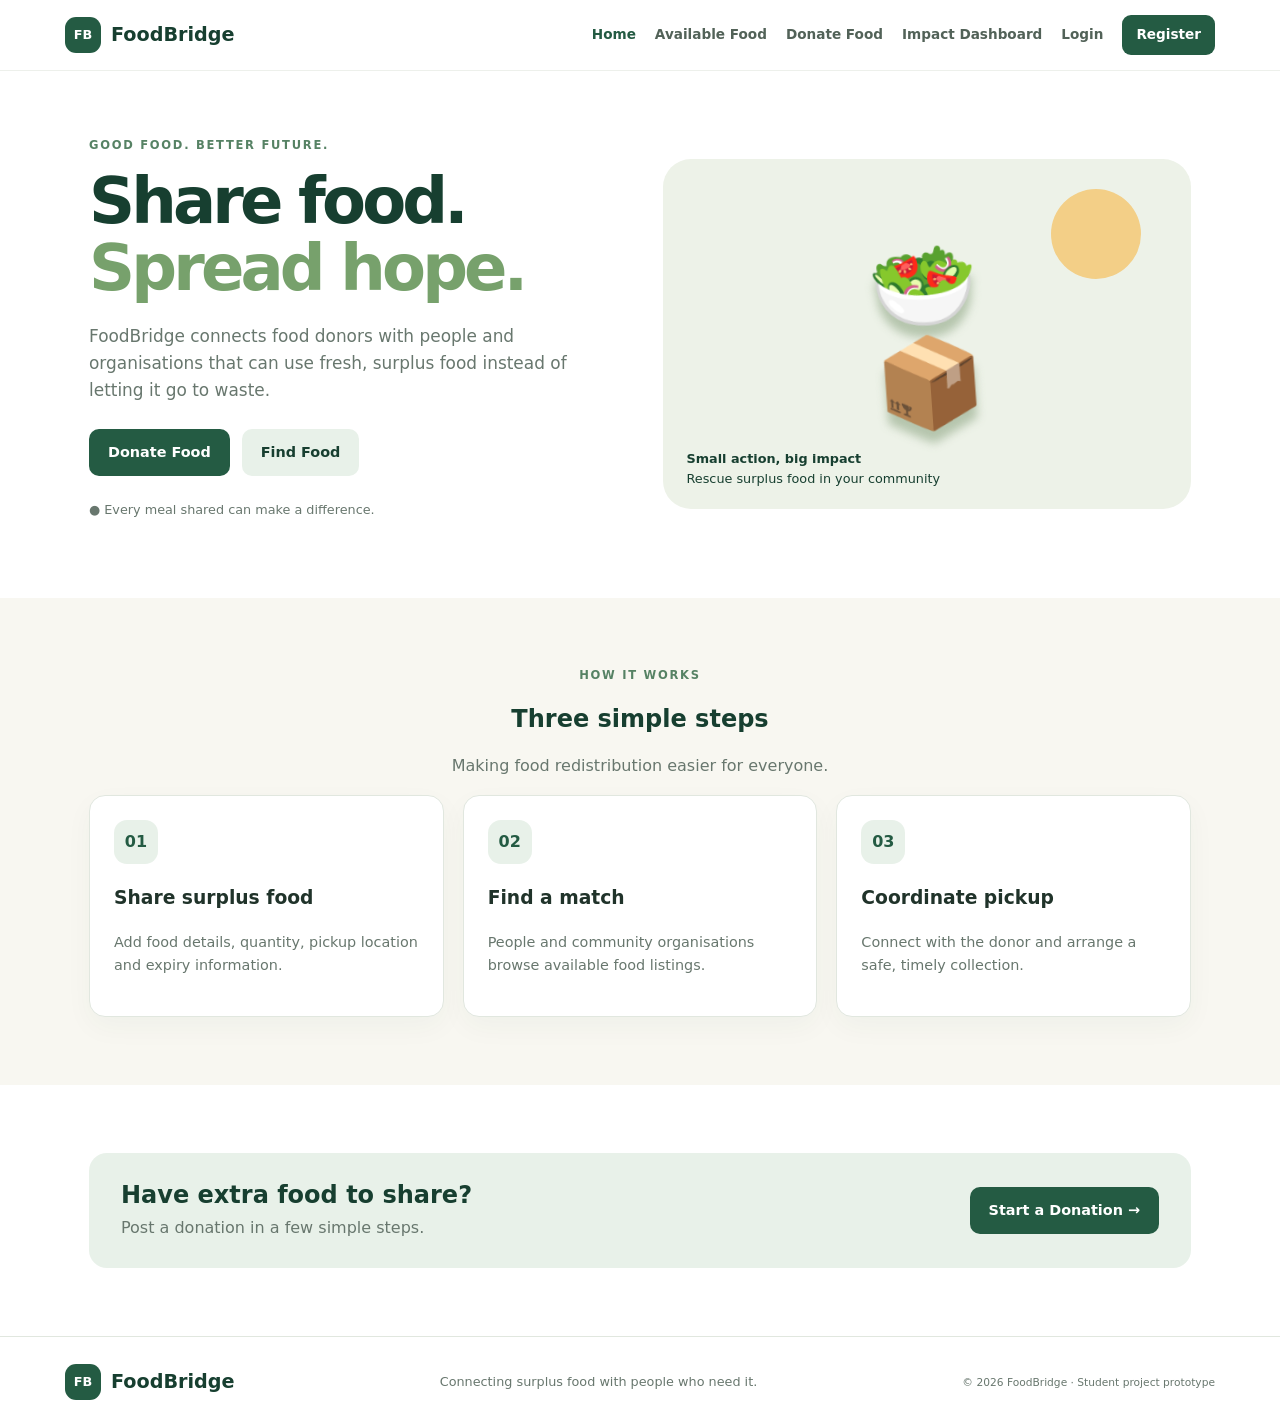
<file: index.html>
<!doctype html><html lang="en"><head><meta charset="utf-8"><meta name="viewport" content="width=device-width,initial-scale=1"><title>Home | FoodBridge</title><link rel="stylesheet" href="style.css"><script src="script.js" defer></script></head><body class=""><header class="site-header"><a class="brand" href="index.html"><span class="brand-mark">FB</span> FoodBridge</a><button class="menu-toggle" aria-label="Toggle navigation">☰</button><nav class="nav-links"><a class="active" href="index.html">Home</a><a class="" href="available-food.html">Available Food</a><a class="" href="donate-food.html">Donate Food</a><a class="" href="dashboard.html">Impact Dashboard</a><a class="" href="login.html">Login</a><a class="" href="register.html">Register</a></nav></header><main><section class="hero wrap"><div><p class="eyebrow">GOOD FOOD. BETTER FUTURE.</p><h1>Share food.<br><span>Spread hope.</span></h1><p class="lead">FoodBridge connects food donors with people and organisations that can use fresh, surplus food instead of letting it go to waste.</p><div class="actions"><a class="btn" href="donate-food.html">Donate Food</a><a class="btn pale" href="available-food.html">Find Food</a></div><p class="subtle">● Every meal shared can make a difference.</p></div><div class="hero-art"><div class="sun"></div><div class="food-emoji">🥗<br>📦</div><div class="art-caption"><b>Small action, big impact</b><br>Rescue surplus food in your community</div></div></section><section class="section tint"><div class="wrap"><div class="center"><p class="eyebrow">HOW IT WORKS</p><h2>Three simple steps</h2><p>Making food redistribution easier for everyone.</p></div><div class="grid three"><article class="card"><span class="number">01</span><h3>Share surplus food</h3><p>Add food details, quantity, pickup location and expiry information.</p></article><article class="card"><span class="number">02</span><h3>Find a match</h3><p>People and community organisations browse available food listings.</p></article><article class="card"><span class="number">03</span><h3>Coordinate pickup</h3><p>Connect with the donor and arrange a safe, timely collection.</p></article></div></div></section><section class="section wrap"><div class="cta"><div><h2>Have extra food to share?</h2><p>Post a donation in a few simple steps.</p></div><a class="btn" href="donate-food.html">Start a Donation →</a></div></section></main><footer class="site-footer"><a class="brand" href="index.html"><span class="brand-mark">FB</span> FoodBridge</a><p>Connecting surplus food with people who need it.</p><small>© 2026 FoodBridge · Student project prototype</small></footer></body></html>
</file>
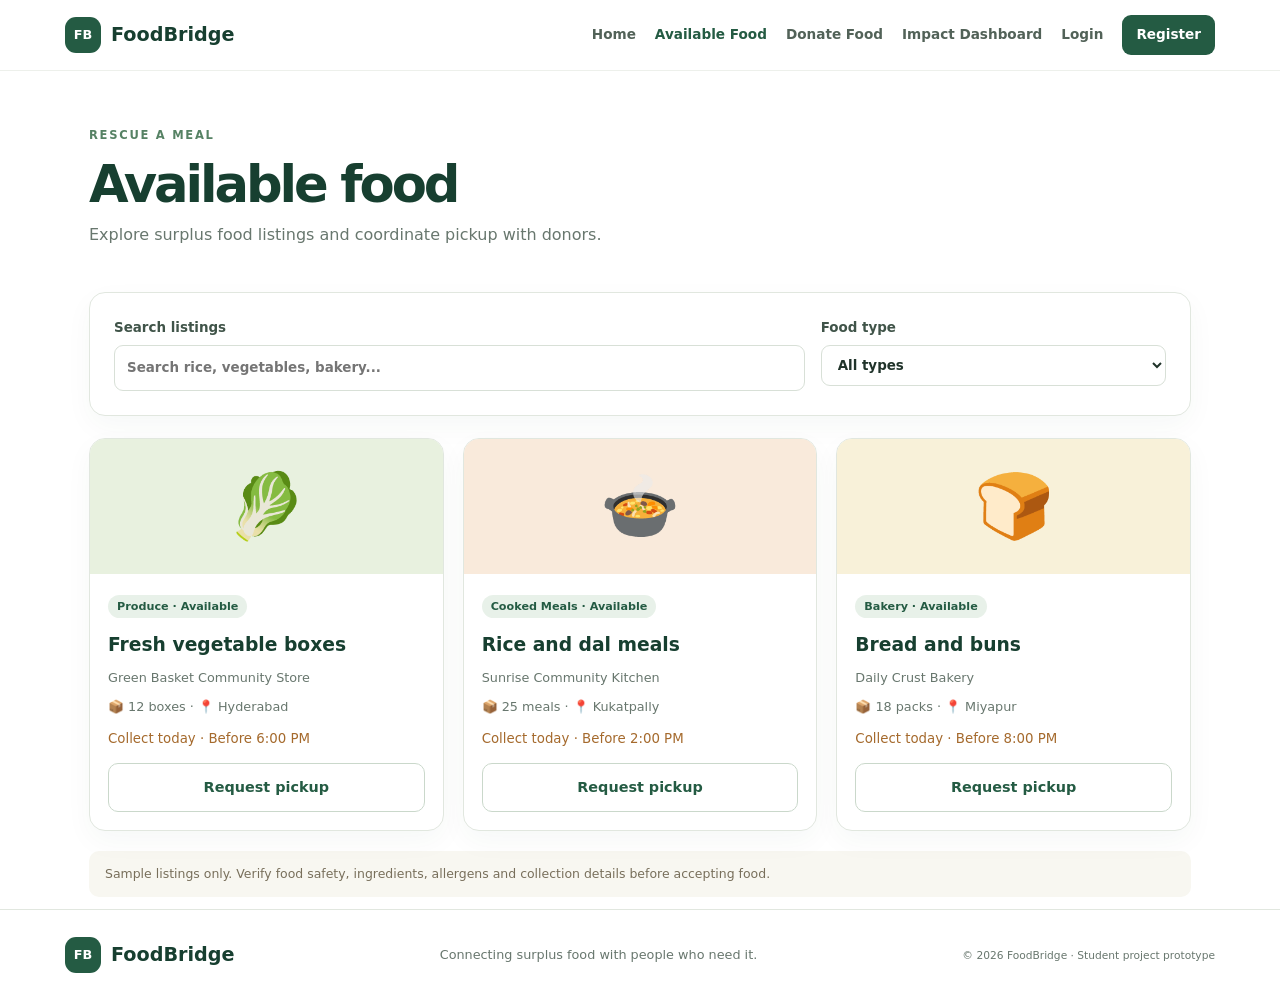
<file: available-food.html>
<!doctype html><html lang="en"><head><meta charset="utf-8"><meta name="viewport" content="width=device-width,initial-scale=1"><title>Available Food | FoodBridge</title><link rel="stylesheet" href="style.css"><script src="script.js" defer></script></head><body class=""><header class="site-header"><a class="brand" href="index.html"><span class="brand-mark">FB</span> FoodBridge</a><button class="menu-toggle" aria-label="Toggle navigation">☰</button><nav class="nav-links"><a class="" href="index.html">Home</a><a class="active" href="available-food.html">Available Food</a><a class="" href="donate-food.html">Donate Food</a><a class="" href="dashboard.html">Impact Dashboard</a><a class="" href="login.html">Login</a><a class="" href="register.html">Register</a></nav></header><main><section class="wrap page-head"><p class="eyebrow">RESCUE A MEAL</p><h1>Available food</h1><p>Explore surplus food listings and coordinate pickup with donors.</p></section><section class="wrap"><div class="filters panel"><label>Search listings<input id="food-search" placeholder="Search rice, vegetables, bakery..."></label><label>Food type<select id="food-category"><option value="all">All types</option><option>Cooked Meals</option><option>Produce</option><option>Bakery</option><option>Packaged Food</option></select></label></div><div id="food-list" class="grid three"><article class="food-card" data-name="fresh vegetable boxes" data-category="Produce"><div class="food-visual green-bg">🥬</div><div class="card-body"><span class="tag">Produce · Available</span><h3>Fresh vegetable boxes</h3><p>Green Basket Community Store</p><p>📦 12 boxes · 📍 Hyderabad</p><small>Collect today · Before 6:00 PM</small><button class="btn outline request-food" data-food="Fresh vegetable boxes">Request pickup</button></div></article><article class="food-card" data-name="cooked rice and dal meals" data-category="Cooked Meals"><div class="food-visual orange-bg">🍲</div><div class="card-body"><span class="tag">Cooked Meals · Available</span><h3>Rice and dal meals</h3><p>Sunrise Community Kitchen</p><p>📦 25 meals · 📍 Kukatpally</p><small>Collect today · Before 2:00 PM</small><button class="btn outline request-food" data-food="Rice and dal meals">Request pickup</button></div></article><article class="food-card" data-name="assorted bakery bread buns" data-category="Bakery"><div class="food-visual yellow-bg">🍞</div><div class="card-body"><span class="tag">Bakery · Available</span><h3>Bread and buns</h3><p>Daily Crust Bakery</p><p>📦 18 packs · 📍 Miyapur</p><small>Collect today · Before 8:00 PM</small><button class="btn outline request-food" data-food="Bread and buns">Request pickup</button></div></article></div><p id="empty-state" class="notice hidden">No matching food found. Try another search or filter.</p><p class="notice">Sample listings only. Verify food safety, ingredients, allergens and collection details before accepting food.</p></section></main><footer class="site-footer"><a class="brand" href="index.html"><span class="brand-mark">FB</span> FoodBridge</a><p>Connecting surplus food with people who need it.</p><small>© 2026 FoodBridge · Student project prototype</small></footer></body></html>
</file>
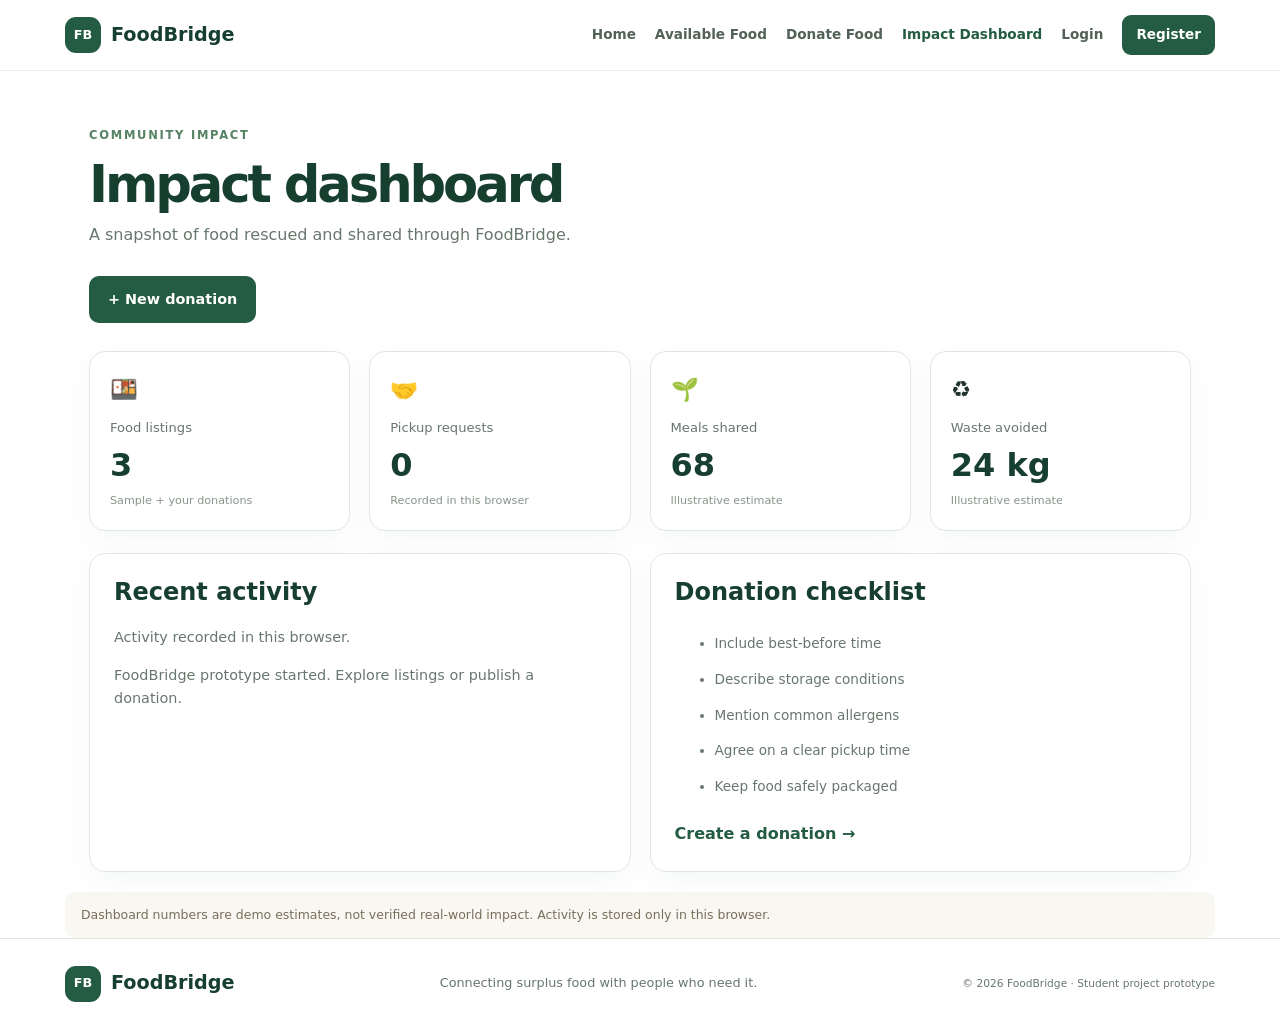
<file: dashboard.html>
<!doctype html><html lang="en"><head><meta charset="utf-8"><meta name="viewport" content="width=device-width,initial-scale=1"><title>Impact Dashboard | FoodBridge</title><link rel="stylesheet" href="style.css"><script src="script.js" defer></script></head><body class=""><header class="site-header"><a class="brand" href="index.html"><span class="brand-mark">FB</span> FoodBridge</a><button class="menu-toggle" aria-label="Toggle navigation">☰</button><nav class="nav-links"><a class="" href="index.html">Home</a><a class="" href="available-food.html">Available Food</a><a class="" href="donate-food.html">Donate Food</a><a class="active" href="dashboard.html">Impact Dashboard</a><a class="" href="login.html">Login</a><a class="" href="register.html">Register</a></nav></header><main><section class="wrap page-head"><p class="eyebrow">COMMUNITY IMPACT</p><h1>Impact dashboard</h1><p>A snapshot of food rescued and shared through FoodBridge.</p><a class="btn" href="donate-food.html">+ New donation</a></section><section class="wrap grid four stats"><article class="stat"><span>🍱</span><p>Food listings</p><strong id="stat-listings">3</strong><small>Sample + your donations</small></article><article class="stat"><span>🤝</span><p>Pickup requests</p><strong id="stat-requests">0</strong><small>Recorded in this browser</small></article><article class="stat"><span>🌱</span><p>Meals shared</p><strong>68</strong><small>Illustrative estimate</small></article><article class="stat"><span>♻️</span><p>Waste avoided</p><strong>24 kg</strong><small>Illustrative estimate</small></article></section><section class="wrap grid two dashboard-lower"><article class="panel"><h2>Recent activity</h2><p>Activity recorded in this browser.</p><div id="activity-list"><p>FoodBridge prototype started. Explore listings or publish a donation.</p></div></article><article class="panel"><h2>Donation checklist</h2><ul><li>Include best-before time</li><li>Describe storage conditions</li><li>Mention common allergens</li><li>Agree on a clear pickup time</li><li>Keep food safely packaged</li></ul><a href="donate-food.html">Create a donation →</a></article></section><p class="wrap notice">Dashboard numbers are demo estimates, not verified real-world impact. Activity is stored only in this browser.</p></main><footer class="site-footer"><a class="brand" href="index.html"><span class="brand-mark">FB</span> FoodBridge</a><p>Connecting surplus food with people who need it.</p><small>© 2026 FoodBridge · Student project prototype</small></footer></body></html>
</file>
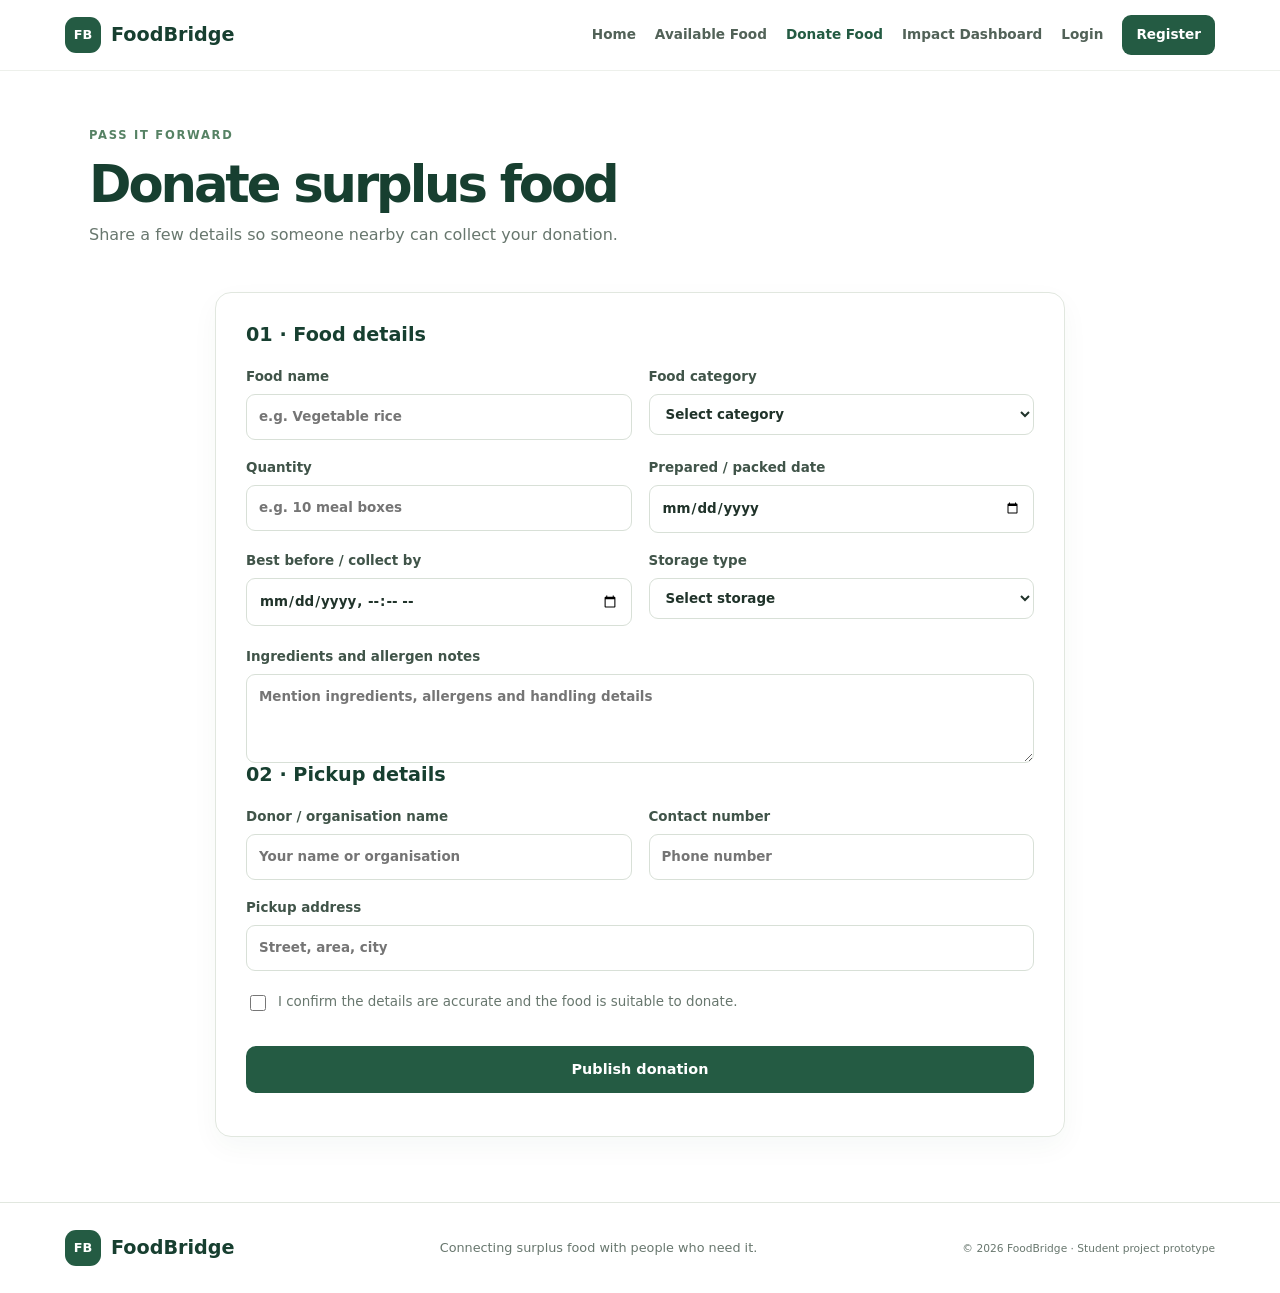
<file: donate-food.html>
<!doctype html><html lang="en"><head><meta charset="utf-8"><meta name="viewport" content="width=device-width,initial-scale=1"><title>Donate Food | FoodBridge</title><link rel="stylesheet" href="style.css"><script src="script.js" defer></script></head><body class=""><header class="site-header"><a class="brand" href="index.html"><span class="brand-mark">FB</span> FoodBridge</a><button class="menu-toggle" aria-label="Toggle navigation">☰</button><nav class="nav-links"><a class="" href="index.html">Home</a><a class="" href="available-food.html">Available Food</a><a class="active" href="donate-food.html">Donate Food</a><a class="" href="dashboard.html">Impact Dashboard</a><a class="" href="login.html">Login</a><a class="" href="register.html">Register</a></nav></header><main><section class="wrap page-head"><p class="eyebrow">PASS IT FORWARD</p><h1>Donate surplus food</h1><p>Share a few details so someone nearby can collect your donation.</p></section><form id="donation-form" class="form-card wrap"><h2>01 · Food details</h2><div class="form-grid"><label>Food name<input name="foodName" required placeholder="e.g. Vegetable rice"></label><label>Food category<select name="category" required><option value="">Select category</option><option>Cooked Meals</option><option>Produce</option><option>Bakery</option><option>Packaged Food</option></select></label><label>Quantity<input name="quantity" required placeholder="e.g. 10 meal boxes"></label><label>Prepared / packed date<input name="preparedDate" type="date" required></label><label>Best before / collect by<input name="expiry" type="datetime-local" required></label><label>Storage type<select name="storage" required><option value="">Select storage</option><option>Room temperature</option><option>Refrigerated</option><option>Keep frozen</option></select></label></div><label class="spaced">Ingredients and allergen notes<textarea name="notes" rows="3" placeholder="Mention ingredients, allergens and handling details"></textarea></label><h2 class="spaced">02 · Pickup details</h2><div class="form-grid"><label>Donor / organisation name<input name="donor" required placeholder="Your name or organisation"></label><label>Contact number<input name="phone" type="tel" pattern="[0-9+\-\s]{8,16}" required placeholder="Phone number"></label><label class="full">Pickup address<input name="address" required placeholder="Street, area, city"></label></div><label class="check"><input type="checkbox" required> I confirm the details are accurate and the food is suitable to donate.</label><button class="btn wide" type="submit">Publish donation</button><p id="donation-message" class="message" role="status"></p></form></main><footer class="site-footer"><a class="brand" href="index.html"><span class="brand-mark">FB</span> FoodBridge</a><p>Connecting surplus food with people who need it.</p><small>© 2026 FoodBridge · Student project prototype</small></footer></body></html>
</file>
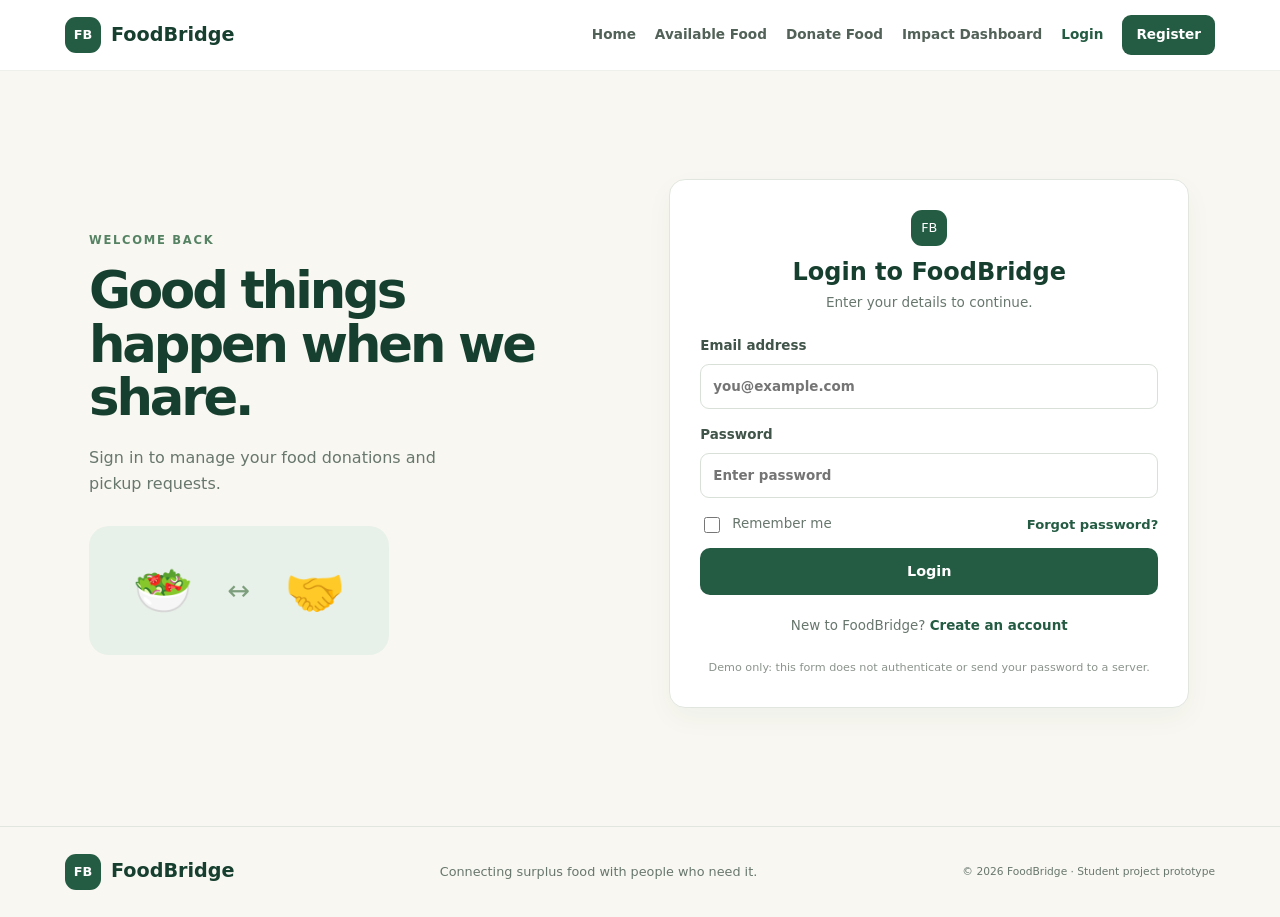
<file: login.html>
<!doctype html><html lang="en"><head><meta charset="utf-8"><meta name="viewport" content="width=device-width,initial-scale=1"><title>Login | FoodBridge</title><link rel="stylesheet" href="style.css"><script src="script.js" defer></script></head><body class="auth-page"><header class="site-header"><a class="brand" href="index.html"><span class="brand-mark">FB</span> FoodBridge</a><button class="menu-toggle" aria-label="Toggle navigation">☰</button><nav class="nav-links"><a class="" href="index.html">Home</a><a class="" href="available-food.html">Available Food</a><a class="" href="donate-food.html">Donate Food</a><a class="" href="dashboard.html">Impact Dashboard</a><a class="active" href="login.html">Login</a><a class="" href="register.html">Register</a></nav></header><main><section class="auth-layout wrap"><div class="auth-side"><p class="eyebrow">WELCOME BACK</p><h1>Good things happen when we share.</h1><p>Sign in to manage your food donations and pickup requests.</p><div class="auth-art">🥗 <span>↔</span> 🤝</div></div><form id="login-form" class="auth-card"><div class="center"><span class="brand-mark">FB</span><h2>Login to FoodBridge</h2><p>Enter your details to continue.</p></div><label>Email address<input type="email" name="email" required placeholder="you@example.com"></label><label>Password<input type="password" name="password" required minlength="6" placeholder="Enter password"></label><div class="between"><label class="check"><input type="checkbox" name="remember"> Remember me</label><a href="#" id="forgot-link">Forgot password?</a></div><button class="btn wide" type="submit">Login</button><p id="login-message" class="message" role="status"></p><p class="center">New to FoodBridge? <a href="register.html">Create an account</a></p><small class="disclaimer">Demo only: this form does not authenticate or send your password to a server.</small></form></section></main><footer class="site-footer"><a class="brand" href="index.html"><span class="brand-mark">FB</span> FoodBridge</a><p>Connecting surplus food with people who need it.</p><small>© 2026 FoodBridge · Student project prototype</small></footer></body></html>
</file>
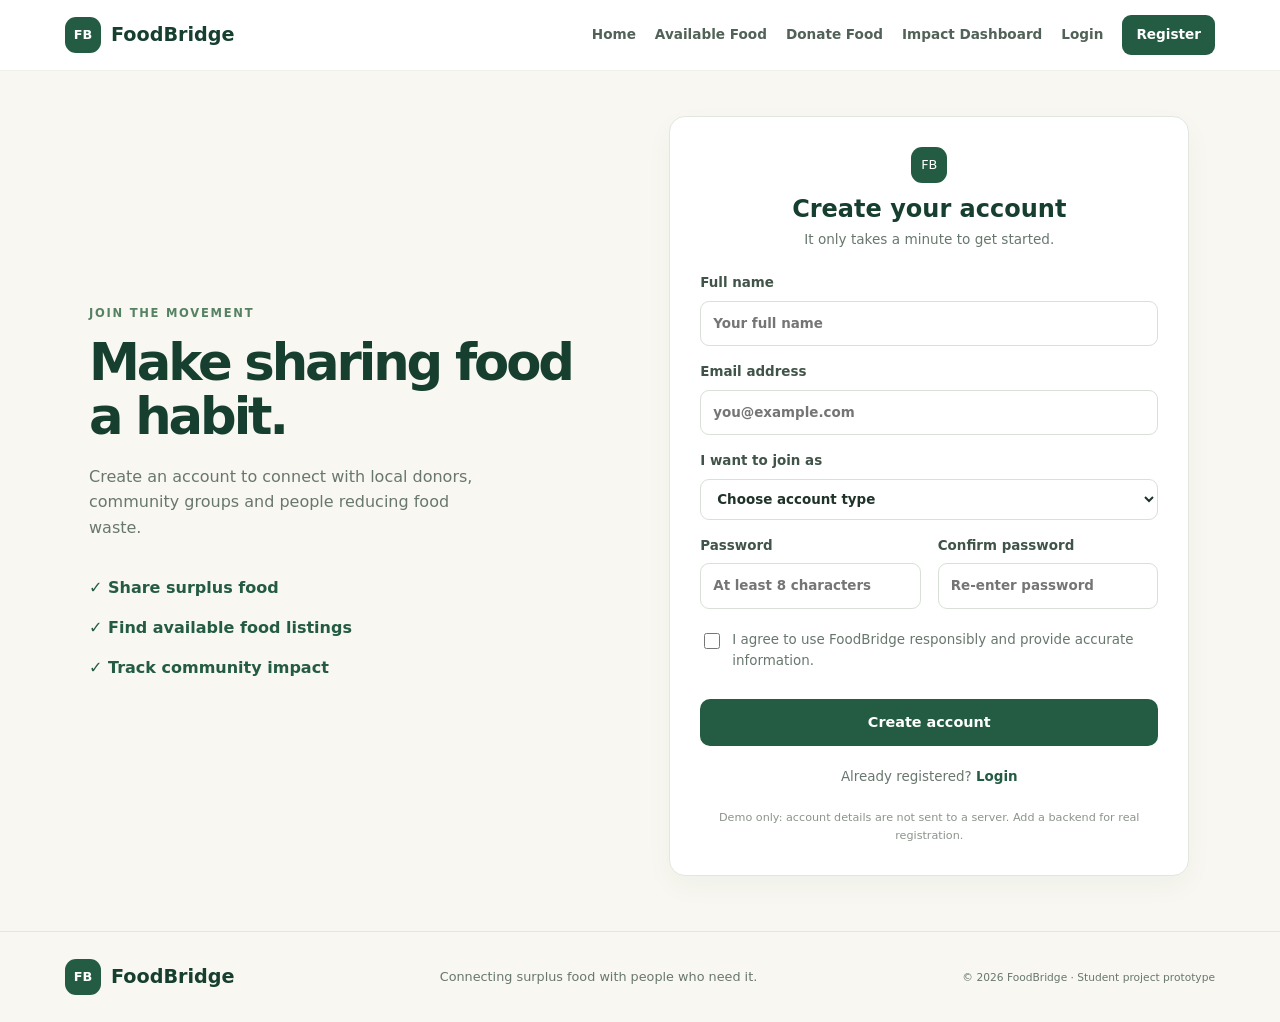
<file: register.html>
<!doctype html><html lang="en"><head><meta charset="utf-8"><meta name="viewport" content="width=device-width,initial-scale=1"><title>Register | FoodBridge</title><link rel="stylesheet" href="style.css"><script src="script.js" defer></script></head><body class="auth-page"><header class="site-header"><a class="brand" href="index.html"><span class="brand-mark">FB</span> FoodBridge</a><button class="menu-toggle" aria-label="Toggle navigation">☰</button><nav class="nav-links"><a class="" href="index.html">Home</a><a class="" href="available-food.html">Available Food</a><a class="" href="donate-food.html">Donate Food</a><a class="" href="dashboard.html">Impact Dashboard</a><a class="" href="login.html">Login</a><a class="active" href="register.html">Register</a></nav></header><main><section class="auth-layout wrap"><div class="auth-side"><p class="eyebrow">JOIN THE MOVEMENT</p><h1>Make sharing food a habit.</h1><p>Create an account to connect with local donors, community groups and people reducing food waste.</p><div class="benefits">✓ Share surplus food<br>✓ Find available food listings<br>✓ Track community impact</div></div><form id="register-form" class="auth-card"><div class="center"><span class="brand-mark">FB</span><h2>Create your account</h2><p>It only takes a minute to get started.</p></div><label>Full name<input type="text" name="name" required minlength="2" placeholder="Your full name"></label><label>Email address<input type="email" name="email" required placeholder="you@example.com"></label><label>I want to join as<select name="role" required><option value="">Choose account type</option><option>Food Donor</option><option>NGO / Community Organisation</option><option>Volunteer</option></select></label><div class="form-grid"><label>Password<input type="password" name="password" required minlength="8" placeholder="At least 8 characters"></label><label>Confirm password<input type="password" name="confirmPassword" required minlength="8" placeholder="Re-enter password"></label></div><label class="check spaced"><input type="checkbox" required> I agree to use FoodBridge responsibly and provide accurate information.</label><button class="btn wide" type="submit">Create account</button><p id="register-message" class="message" role="status"></p><p class="center">Already registered? <a href="login.html">Login</a></p><small class="disclaimer">Demo only: account details are not sent to a server. Add a backend for real registration.</small></form></section></main><footer class="site-footer"><a class="brand" href="index.html"><span class="brand-mark">FB</span> FoodBridge</a><p>Connecting surplus food with people who need it.</p><small>© 2026 FoodBridge · Student project prototype</small></footer></body></html>
</file>
<file: style.css>
:root{--g:#245b43;--gd:#173f30;--gs:#e8f1e9;--cream:#f8f7f1;--ink:#20332a;--muted:#68776e;--line:#e1e7df}*{box-sizing:border-box}body{margin:0;color:var(--ink);font-family:Inter,system-ui,-apple-system,"Segoe UI",sans-serif;line-height:1.6}a{color:var(--g);text-decoration:none;font-weight:650}button,input,select,textarea{font:inherit}.wrap{max-width:1150px;margin:auto;padding-left:24px;padding-right:24px}.site-header{position:sticky;top:0;z-index:5;background:#ffffffef;border-bottom:1px solid #edf0eb;padding:15px max(24px,calc((100% - 1150px)/2));display:flex;align-items:center;justify-content:space-between;gap:20px}.brand{display:flex;align-items:center;gap:10px;font-size:1.2rem;font-weight:850;color:var(--gd);white-space:nowrap}.brand-mark{width:36px;height:36px;border-radius:11px;background:var(--g);color:#fff;display:inline-grid;place-items:center;font-size:.8rem}.nav-links{display:flex;align-items:center;gap:19px;font-size:.85rem}.nav-links a{color:#526258}.nav-links a.active,.nav-links a:hover{color:var(--g);font-weight:800}.nav-links a:last-child{padding:9px 14px;border-radius:9px;background:var(--g);color:white}.menu-toggle{display:none;border:0;background:none;font-size:1.5rem;color:var(--g)}.hero{min-height:500px;padding-top:65px;padding-bottom:65px;display:grid;grid-template-columns:1fr 1fr;align-items:center;gap:45px}.eyebrow{font-size:.72rem;font-weight:850;letter-spacing:.15em;color:#568264;margin:0 0 14px}.hero h1,.page-head h1,.auth-side h1{font-size:clamp(2.5rem,5vw,4rem);line-height:1.05;letter-spacing:-.06em;color:var(--gd);margin:0 0 20px}.hero h1 span{color:#77a16c}.lead{font-size:1.06rem;color:var(--muted);max-width:510px}.actions{display:flex;gap:12px;flex-wrap:wrap;margin-top:25px}.btn{display:inline-flex;align-items:center;justify-content:center;border:0;border-radius:10px;padding:12px 19px;background:var(--g);color:white;font-weight:750;cursor:pointer;font-size:.9rem}.btn:hover{background:var(--gd)}.btn.pale{background:var(--gs);color:var(--gd)}.btn.outline{background:white;border:1px solid #cad8cb;color:var(--g);width:100%;margin-top:12px}.btn.wide{width:100%;margin-top:12px}.subtle{color:var(--muted);font-size:.8rem;margin-top:24px}.hero-art{height:350px;border-radius:28px;background:#edf2e8;position:relative;display:grid;place-items:center;overflow:hidden}.sun{position:absolute;right:50px;top:30px;width:90px;height:90px;border-radius:50%;background:#f3cf87}.food-emoji{z-index:1;text-align:center;font-size:5.5rem;line-height:1.1;transform:rotate(-4deg);filter:drop-shadow(0 12px 5px #b5c5ad)}.art-caption{position:absolute;bottom:20px;left:24px;color:var(--gd);font-size:.8rem}.section{padding-top:68px;padding-bottom:68px}.tint{background:var(--cream);max-width:none}.tint>.wrap{max-width:1150px}.center{text-align:center}.center h2,.section h2{color:var(--gd)}h2{line-height:1.2}.center>p:not(.eyebrow){color:var(--muted)}.grid{display:grid;gap:19px}.three{grid-template-columns:repeat(3,minmax(0,1fr))}.two{grid-template-columns:repeat(2,minmax(0,1fr))}.four{grid-template-columns:repeat(4,minmax(0,1fr))}.card,.panel,.food-card,.form-card,.auth-card,.stat{border:1px solid var(--line);border-radius:16px;background:white;padding:24px;box-shadow:0 10px 28px #1d412e0a}.card p,.panel p{color:var(--muted);font-size:.9rem}.number{display:grid;place-items:center;width:44px;height:44px;border-radius:13px;background:var(--gs);color:var(--g);font-weight:850}.cta{display:flex;align-items:center;justify-content:space-between;gap:20px;padding:28px 32px;background:var(--gs);border-radius:18px}.cta h2{margin:0 0 5px}.cta p{margin:0;color:var(--muted)}.site-footer{border-top:1px solid var(--line);padding:27px max(24px,calc((100% - 1150px)/2));display:flex;align-items:center;justify-content:space-between;gap:15px;flex-wrap:wrap;color:var(--muted);font-size:.8rem}.site-footer p{margin:0}.page-head{padding-top:55px;padding-bottom:28px}.page-head h1{font-size:clamp(2.3rem,4vw,3.2rem);margin-bottom:10px}.page-head>p:not(.eyebrow){color:var(--muted);margin-top:0}.page-head .btn{margin-top:12px}.filters{display:grid;grid-template-columns:2fr 1fr;gap:16px;margin-bottom:22px}.panel label,.form-card label,.auth-card label{display:flex;flex-direction:column;gap:7px;font-size:.84rem;font-weight:700;color:#405449}input,select,textarea{width:100%;min-width:0;padding:11px 12px;border:1px solid #d8e0d7;border-radius:9px;background:white;color:var(--ink);outline:none}input:focus,select:focus,textarea:focus{border-color:#6b9c78;box-shadow:0 0 0 3px #6b9c7820}.food-card{padding:0;overflow:hidden}.food-visual{height:135px;display:grid;place-items:center;font-size:4rem}.green-bg{background:#e8f1df}.orange-bg{background:#f9eadb}.yellow-bg{background:#f8f1d9}.card-body{padding:18px}.tag{font-size:.7rem;font-weight:800;color:var(--g);background:var(--gs);border-radius:20px;padding:5px 9px}.card-body h3{margin:13px 0 5px;color:var(--gd)}.card-body p{font-size:.8rem;color:var(--muted);margin:8px 0}.card-body small{color:#a56a2d}.notice{background:var(--cream);color:#786f5b;border-radius:10px;padding:13px 16px;font-size:.78rem;margin-top:20px}.hidden{display:none!important}.form-card{max-width:850px;margin:0 auto 65px;padding:30px}.form-card h2{color:var(--gd);font-size:1.2rem;margin:0 0 20px}.form-grid{display:grid;grid-template-columns:repeat(2,minmax(0,1fr));gap:17px}.full{grid-column:1/-1}.spaced{margin-top:20px}.check{display:flex!important;flex-direction:row!important;align-items:flex-start;gap:9px!important;margin:20px 0;color:var(--muted)!important;font-weight:500!important}.check input{width:16px;height:16px;margin-top:4px;accent-color:var(--g);flex-shrink:0}.message{color:var(--g);font-size:.84rem}.stats{margin-bottom:22px}.stat{padding:20px}.stat>span{font-size:1.4rem}.stat p{color:var(--muted);font-size:.82rem;margin:10px 0 2px}.stat strong{font-size:2rem;color:var(--gd)}.stat small{display:block;color:#89958b;font-size:.7rem}.dashboard-lower{margin-top:20px;margin-bottom:20px}.panel h2{margin-top:0;color:var(--gd)}.panel li{padding:7px 0;color:var(--muted);font-size:.85rem}.auth-page{background:var(--cream)}.auth-layout{padding-top:45px;padding-bottom:55px;display:grid;grid-template-columns:1fr 1fr;align-items:center;gap:55px;min-height:calc(100vh - 145px)}.auth-side h1{font-size:clamp(2.4rem,4vw,3.4rem)}.auth-side>p:not(.eyebrow){color:var(--muted);max-width:400px}.auth-art{margin-top:30px;padding:26px;border-radius:20px;background:var(--gs);max-width:300px;display:flex;align-items:center;justify-content:space-around;font-size:3rem}.auth-art span{font-size:1.7rem;color:#7e9f7d}.benefits{margin-top:28px;line-height:2.5;color:var(--g);font-weight:700}.auth-card{padding:30px;max-width:520px;width:100%;justify-self:center}.auth-card .center{margin-bottom:22px}.auth-card .center h2{margin:12px 0 5px;color:var(--gd)}.auth-card .center p{margin:0;color:var(--muted);font-size:.85rem}.auth-card>label{margin-bottom:15px}.between{display:flex;justify-content:space-between;align-items:center;gap:10px;font-size:.82rem}.between .check{margin:0}.disclaimer{display:block;text-align:center;color:#8b948c;font-size:.7rem;margin-top:16px}.auth-card .center:not(:first-child){margin-top:20px}.auth-card p.center{font-size:.84rem;color:var(--muted);margin-top:18px}.auth-card p.center a{color:var(--g)}@media(max-width:900px){.nav-links{gap:10px;font-size:.76rem}.four{grid-template-columns:repeat(2,minmax(0,1fr))}.hero{gap:25px}}@media(max-width:720px){.site-header{padding:14px 20px;flex-wrap:wrap}.menu-toggle{display:block}.nav-links{display:none;flex-direction:column;align-items:stretch;width:100%;gap:0}.nav-links.open{display:flex}.nav-links a{padding:10px 3px}.hero{grid-template-columns:1fr;padding-top:42px;gap:25px}.hero-art{height:280px}.three,.two{grid-template-columns:1fr}.filters{grid-template-columns:1fr}.form-grid{grid-template-columns:1fr}.cta{align-items:flex-start;flex-direction:column}.site-footer{align-items:flex-start;flex-direction:column}.auth-layout{grid-template-columns:1fr;gap:25px;padding-top:32px}.auth-side h1{font-size:2.6rem}.auth-art{margin-top:18px}.auth-card{max-width:520px}.page-head{padding-top:38px}}@media(max-width:420px){.wrap{padding-left:16px;padding-right:16px}.form-card,.auth-card,.panel{padding:20px}.four{gap:10px}.stat{padding:14px}.stat strong{font-size:1.6rem}.between{align-items:flex-start;flex-direction:column}}
</file>
